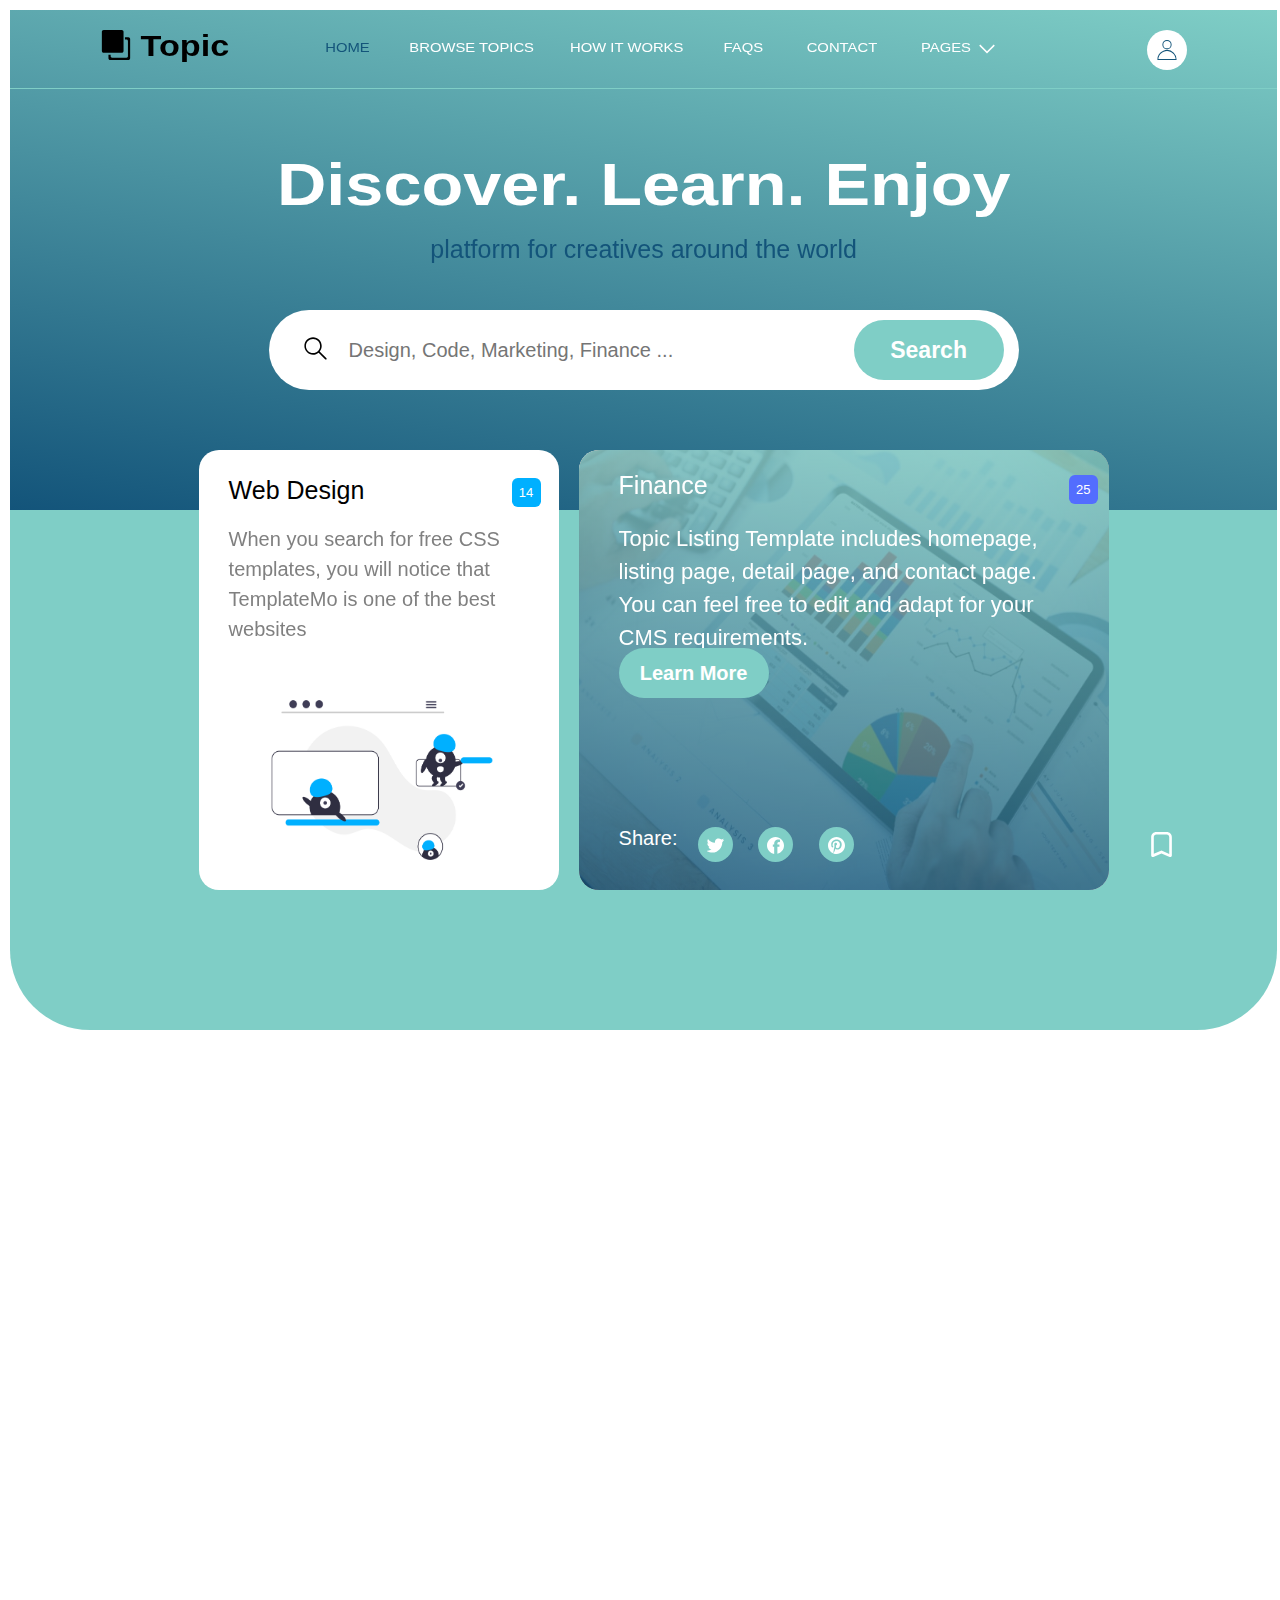
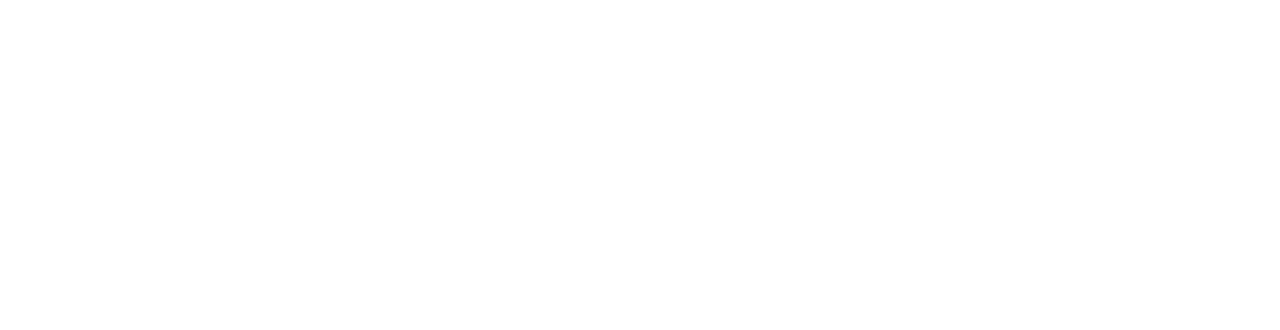
<file: index.html>
<!DOCTYPE html>
<html lang="en">
<head>
    <meta charset="UTF-8">
    <meta name="viewport" content="width=device-width, initial-scale=1.0">
    <link rel="shortcut icon" href="img/icon.ico" type="image/x-icon">
    <link rel="stylesheet" href="style.css"/>
    <link rel="stylesheet" href="responsive.css"/>
    <title>Topic</title>
    <script src="script.js" defer></script>
</head>
<body>
    <header class="main-top-container">
        <header class="main-top-head">
            <div class="main-top-head-inside">
                <div class="logo-left">
                    <div class="top-title-logo">
                        <svg version="1.1" id="logo-pic" xmlns="http://www.w3.org/2000/svg" xmlns:xlink="http://www.w3.org/1999/xlink" x="0px" y="0px" viewBox="0 0 26.901 26.901" style="enable-background:new 0 0 26.901 26.901;" xml:space="preserve"><g><path d="M24.514,6.516H21.47v2.07h1.399c0.713,0,1.292,0.578,1.292,1.291v13.66c0,0.715-0.579,1.295-1.292,1.295H9.948 c-0.713,0-1.29-0.58-1.29-1.295v-1.398H6.683v3.139c0,0.896,0.725,1.623,1.62,1.623h16.211c0.894,0,1.619-0.727,1.619-1.623V8.137 C26.133,7.244,25.409,6.516,24.514,6.516z" fill="#000000" style="fill: rgb(0, 0, 0);"></path><path d="M20.218,18.76V1.621C20.218,0.728,19.49,0,18.598,0H2.386C1.491,0,0.767,0.729,0.767,1.621V18.76 c0,0.898,0.724,1.623,1.619,1.623h16.212C19.492,20.383,20.218,19.658,20.218,18.76z" fill="#000000" style="fill: rgb(0, 0, 0);"></path></g></svg>
                    </div>
                    <div class="top-title">
                        <h1><strong>Topic</strong></h1>
                    </div>
                </div>
                <nav class="top-main-sections">
                    <p id="home-p">HOME</p>
                    <p id="browse-topics-p">BROWSE TOPICS</p>
                    <p id="how-it-works-p">HOW IT WORKS</p>
                    <p id="faqs-p">FAQS</p>
                    <p id="contact-p">CONTACT</p>
                    <div class="pages-arrow">
                        <p id="pages-p">PAGES</p>
                        <svg id="arrow" src="arrow.svg" enable-background="new 0 0 128 128" viewBox="0 0 128 128" xmlns="http://www.w3.org/2000/svg"><path d="m64 92.5 50-50-7.1-7.1-17.1 17.2-25.8 25.8-25.8-25.8-17.1-17.1-7.1 7.1z"/></svg>    
                        <div class="submenu">
                            <div class="submenu-arrow">
                            </div>
                            <ul>
                                <li><a href="https://templatemo.com/templates/templatemo_590_topic_listing/topics-listing.html">TOPICS LISTING</a></li>
                                <li><a href="https://templatemo.com/live/templatemo_590_topic_listing">CONTACT FORM</a></li>
                            </ul>
                        </div>
                    </div>
                    <hr>
                </nav>
                <div class="account-logo">
                    <svg id="acc-logo" viewBox="0 0 512 512" xmlns="http://www.w3.org/2000/svg" data-name="Layer 1"><path d="m429.2 326.8a244.942 244.942 0 0 0 -418.142 173.2v12h489.884v-12a243.336 243.336 0 0 0 -71.742-173.2zm-393.821 161.2c6.249-116.273 102.821-208.941 220.621-208.941s214.372 92.668 220.621 208.941zm220.621-250.82a118.59 118.59 0 1 0 -118.59-118.59 118.725 118.725 0 0 0 118.59 118.59zm0-213.18a94.59 94.59 0 1 1 -94.59 94.59 94.7 94.7 0 0 1 94.59-94.59z"/></svg>
                </div>
            </div>           
        </header>

    <!-- ОГЛАВЛЕНИЕ С ПОИСКОМ -->

        <section class="main-center-title">
            <div class="main-top-title">
                <h1>Discover. Learn. Enjoy</h1>
                <p>platform for creatives around the world</p>
            </div>
            <div class="main-block-input">
                <form class="form-search" action="">
                    <svg id="search-pic" viewBox="0 0 101 101" xmlns="http://www.w3.org/2000/svg"><path d="m63.3 59.9c3.8-4.6 6.2-10.5 6.2-17 0-14.6-11.9-26.5-26.5-26.5s-26.5 11.9-26.5 26.5 11.9 26.5 26.5 26.5c6.4 0 12.4-2.3 17-6.2l20.6 20.6c.5.5 1.1.7 1.7.7s1.2-.2 1.7-.7c.9-.9.9-2.5 0-3.4zm-20.4 4.7c-12 0-21.7-9.7-21.7-21.7s9.7-21.7 21.7-21.7 21.7 9.7 21.7 21.7-9.7 21.7-21.7 21.7z"/></svg>
                    <input type="search" placeholder="Design, Code, Marketing, Finance ...">
                    <button class="search-button" type="submit"><strong>Search</strong></button>
                </form>
            </div>
        </section>
    </header>

    <!-- БЛОКИ С ОПИСАНИЕМ -->

    <section class="first-main-description">
        <div class="description-web-design">
            <h2>Web Design</h2>
            <div class="number-14">14</div>
            <p>When you search for free CSS templates, you will notice that TemplateMo is one of the best websites</p>
            <img src="img/web-design.png" alt="">
        </div>
        <div class="description-finance">
            <img class="finance-main-img" src="img/finance.jpg" alt="">
            <div class="gradient-finance"></div>
            <div class="description-finance-text">
                <h2>Finance</h2>
                <div class="number-25">25</div>
                <p>Topic Listing Template includes homepage, listing page, detail page, and contact page. You can feel free to edit and adapt for your CMS requirements.</p>
            </div>
            <div class="button-learn">
                <button type="submit"><strong>Learn More</strong></button>
            </div>
            <div class="buttons-share-social-media">
                <p>Share:</p>
                <form action="social-media.html" target="_blank">
                    <button type="submit" aria-label="twitter"><svg class="logo-pic" xmlns="http://www.w3.org/2000/svg" xmlns:xlink="http://www.w3.org/1999/xlink" x="0px" y="0px" viewBox="0 0 410.155 410.155" style="enable-background:new 0 0 410.155 410.155;" xml:space="preserve"><path style="fill: rgb(255, 255, 255);" d="M403.632,74.18c-9.113,4.041-18.573,7.229-28.28,9.537c10.696-10.164,18.738-22.877,23.275-37.067 l0,0c1.295-4.051-3.105-7.554-6.763-5.385l0,0c-13.504,8.01-28.05,14.019-43.235,17.862c-0.881,0.223-1.79,0.336-2.702,0.336 c-2.766,0-5.455-1.027-7.57-2.891c-16.156-14.239-36.935-22.081-58.508-22.081c-9.335,0-18.76,1.455-28.014,4.325 c-28.672,8.893-50.795,32.544-57.736,61.724c-2.604,10.945-3.309,21.9-2.097,32.56c0.139,1.225-0.44,2.08-0.797,2.481 c-0.627,0.703-1.516,1.106-2.439,1.106c-0.103,0-0.209-0.005-0.314-0.015c-62.762-5.831-119.358-36.068-159.363-85.14l0,0 c-2.04-2.503-5.952-2.196-7.578,0.593l0,0C13.677,65.565,9.537,80.937,9.537,96.579c0,23.972,9.631,46.563,26.36,63.032 c-7.035-1.668-13.844-4.295-20.169-7.808l0,0c-3.06-1.7-6.825,0.485-6.868,3.985l0,0c-0.438,35.612,20.412,67.3,51.646,81.569 c-0.629,0.015-1.258,0.022-1.888,0.022c-4.951,0-9.964-0.478-14.898-1.421l0,0c-3.446-0.658-6.341,2.611-5.271,5.952l0,0 c10.138,31.651,37.39,54.981,70.002,60.278c-27.066,18.169-58.585,27.753-91.39,27.753l-10.227-0.006 c-3.151,0-5.816,2.054-6.619,5.106c-0.791,3.006,0.666,6.177,3.353,7.74c36.966,21.513,79.131,32.883,121.955,32.883 c37.485,0,72.549-7.439,104.219-22.109c29.033-13.449,54.689-32.674,76.255-57.141c20.09-22.792,35.8-49.103,46.692-78.201 c10.383-27.737,15.871-57.333,15.871-85.589v-1.346c-0.001-4.537,2.051-8.806,5.631-11.712c13.585-11.03,25.415-24.014,35.16-38.591 l0,0C411.924,77.126,407.866,72.302,403.632,74.18L403.632,74.18z" fill="#76A9EA"></path></svg></button>
                    <button type="submit" aria-label="facebook"><svg class="logo-pic" xmlns="http://www.w3.org/2000/svg" xmlns:xlink="http://www.w3.org/1999/xlink" x="0px" y="0px" viewBox="0 0 42.054 42.054" style="enable-background:new 0 0 42.054 42.054;" xml:space="preserve"><g><path d="M42.054,21.168c0,10.001-6.987,18.354-16.344,20.485V24.185h5.053v-5.833h-5.104V17.05c0-2.5,1.094-4.532,3.697-4.532 c1.043,0,1.877,0.157,2.555,0.365l0.311-6.094c-1.094-0.312-2.445-0.522-4.217-0.522c-2.291,0-5.053,0.68-7.031,2.554 c-2.293,2.084-3.23,5.469-3.23,8.541v0.989H14.41v5.833h3.333v17.729C7.694,40.334,0,31.661,0,21.168 C0,9.555,9.415,0.14,21.028,0.14C32.641,0.139,42.054,9.554,42.054,21.168z" fill="#000000" style="fill: rgb(255, 255, 255);"></path></g></svg></button>             
                    <button type="submit" aria-label="pinterest"><svg class="logo-pic" xmlns="http://www.w3.org/2000/svg" xmlns:xlink="http://www.w3.org/1999/xlink" x="0px" y="0px" viewBox="0 0 25.626 25.626" style="enable-background:new 0 0 25.626 25.626;" xml:space="preserve"><g><path style="fill: rgb(255, 255, 255);" d="M12.812,0C5.736,0,0,5.736,0,12.812c0,5.421,3.372,10.045,8.128,11.917 c-0.021-0.438-0.018-2.705,1.56-9.474c0.211-2.258-0.082-3.059-0.082-3.997c0-2.129,1.106-2.578,1.752-2.578 c0.921,0,2.193,0.352,2.193,1.836c0,1.7-1.386,2.147-1.386,2.147s-0.1,0.435-0.215,1.643c-0.115,1.21,0.369,2.52,2.343,2.52 c3.165,0,3.653-4.393,3.653-5.602c0-1.67-1.224-5.06-5.024-5.06c-5.068,0-5.94,4.54-5.94,5.751c0,0.518,0.143,1.432,0.241,1.823 c0.957,0.155,0.858,1.465,0.449,1.837c-0.455,0.409-2.793,0.896-2.793-4.236c0-4.887,4.356-7.405,8.179-7.405 c3.639,0,7.603,2.511,7.603,7.348c0,4.318-3.104,7.718-6.364,7.718c-1.958,0-2.996-1.613-2.996-1.613 c0,1.51-2.773,6.699-3.128,7.358c1.44,0.561,3.001,0.88,4.64,0.88c7.076,0,12.813-5.736,12.813-12.813S19.888,0,12.812,0z" fill="#030104"></path></g></svg></button>
                </form>
                <svg id="description-finance-flag" enable-background="new 0 0 100 100" viewBox="0 0 100 100" xmlns="http://www.w3.org/2000/svg"><g><path d="m85.1 100c-.5 0-1.6 0-2.1-.5h-.5l-32.5-13.6-32.4 13.6c-2.1 1-4.7.5-6.3-.5s-2.6-3.1-2.6-5.2v-73.3c0-11.5 8.9-20.4 20.4-20.4h41.9c11.5 0 20.4 8.9 20.4 20.4v73.3c0 2.1-1 4.2-2.6 5.2-1.1.5-2.7 1-3.7 1zm-56-90c-5.2 0-9.9 4.7-9.9 9.9v67.5l30.8-13 30.9 13.1v-67.6c0-5.2-4.7-9.9-9.9-9.9z"></path></g></svg>
            </div>
        </div>
    </section>

    <section class="third-section-test">

    </section>
</body>
</html>
</file>
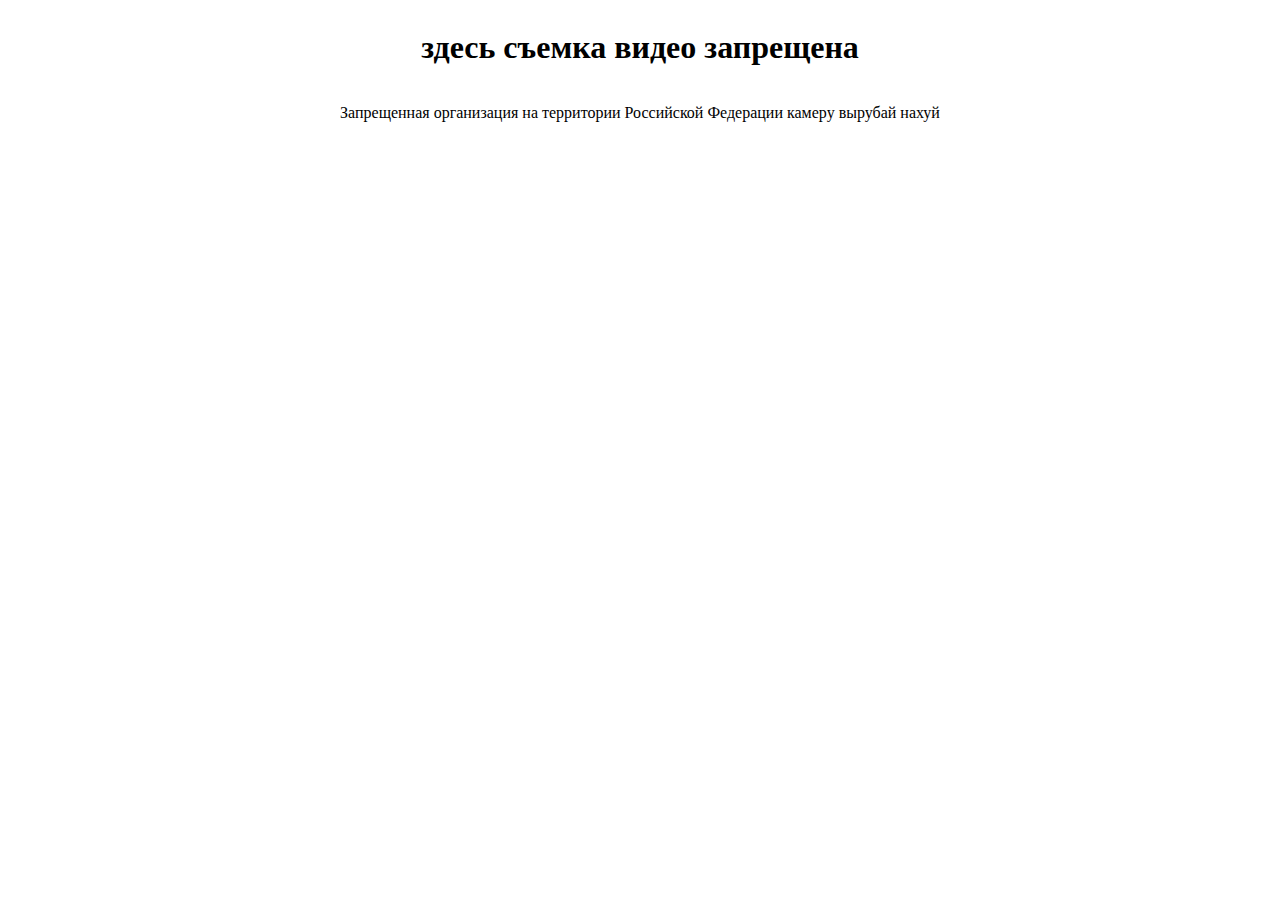
<file: social-media.html>
<!DOCTYPE html>
<html lang="en">
<head>
    <meta charset="UTF-8">
    <meta name="viewport" content="width=device-width, initial-scale=1.0">
    <title>Document</title>
</head>
<body style="
display: flex;
flex-direction: column;
align-items: center;
">
    <h1>здесь съемка видео запрещена</h1>
    <p>Запрещенная организация на территории Российской Федерации камеру вырубай нахуй</p>
</body>
</html>
</file>
<file: style.css>
html, body {
    font-family: 'Open Sans', sans-serif;
    margin: 0;
    height: 100%;
}

hr {
    position: absolute;
    right: 0px;
    top: 70px;
    width: 100%;
    height: 1px;
    border: none;
    background-color: var(--light-blue-color);
    z-index: 1;
}

:root {
    --dark-blue-color: #13547a;
    --light-blue-color: #7fcec6;
    --text-transform: scale(1.14,1);
    --smooth-transition-background: background-color 200ms;
    --smooth-transform: transform 100ms;
    --gradient: linear-gradient(10deg, #13547a, #7fcec6);
}

/* ШАПКА САЙТА С НАВИГАЦИЕЙ */

.main-top-container {
    display: flex;
    justify-content:center;
    margin: 10px 10px 0px 10px;
    width: 99%;
    height: 500px;
    background: var(--gradient);
}

.main-top-head-inside {
    position:fixed;
    left: 10px;
    display: flex;
    justify-content:center;
    width: 99%;
    height: 80px;
    transition: var(--smooth-transition-background);
}

.main-top-head-inside.fixed {
    background-color: var(--light-blue-color);
    position: fixed;
    z-index: 1000;
}

.logo-left {
    display: flex;
}

.logo-left:hover {
    cursor: pointer;
}

#logo-pic {
    width: 30px;
    height: 30px;
    padding: 20px 15px 0 0;
}

.top-title h1{
    margin-top: 19px;
    font-size: 30px;
    transform: var(--text-transform);
}

.top-main-sections {
    display: flex;
    padding: 15px 300px 0px 80px;
    color: white;
    cursor: default;
}

.top-main-sections p:hover {
    cursor: pointer;
    color: var(--dark-blue-color);
    transition: color 200ms;
}

.top-main-sections p {
    display: inline;
    margin: 0;
    padding: 15px 25px 0 25px;
    transition: color 200ms;
    font-weight: 350;
    font-size: 13px;
    transform: var(--text-transform);
}

#pages-p {
    padding-right: 10px;
}

.pages-arrow {
    display: flex;
}

#arrow {
    padding: 0px 0px 17px 0px;
    width: 20px;
    fill: white;
    transition: fill 200ms;
}

#home-p {
    color: var(--dark-blue-color);
}

.pages-arrow:hover #arrow {
    cursor: pointer;
    fill: var(--dark-blue-color);
}

.pages-arrow:hover p {
    cursor: pointer;
    color: var(--dark-blue-color);
}

.pages-arrow:hover .submenu {
    opacity: 1;
    transform: translate(0px, -25px);
    visibility: visible;
    transition: transform 300ms ease, opacity 300ms ease;
}

.submenu {
    position: fixed;
    top: 110px;
    border-radius: 10px;
    background-color: white;
    width: 160px;
    height: 90px;
    z-index: 2;
    transition: transform 300ms ease, opacity 300ms ease, visibility 0s 0.3s;
    opacity: 0;
    visibility: hidden;
}

.submenu ul {
    padding: 15px 15px 15px 25px;
    color: grey;
    list-style-type: none;
    line-height: 33px;
    font-size: 13px;
    font-weight: 300;
    margin-top: 0px;
    transform: var(--text-transform);
}

.submenu a:hover {
    color: var(--dark-blue-color);
}

.submenu ul a {
    color: grey;
    text-decoration: none;
}

.submenu-arrow {
    background-color: white;
    width: 25px;
    height: 25px;
    transform: rotate(45deg);
    position: absolute;
    bottom: 73px;
    left: 15px;
}

.account-logo {
    margin-top: 20px;
    border-radius: 50%;
    height: 40px;
    width: 40px;
    min-height: 40px;
    min-width: 40px;
    background-color:white;
    transition: var(--smooth-transition-background);
}

#acc-logo {
    fill: var(--dark-blue-color);
    width: 20px;
    height: 20px;
    padding: 10px;
    transition: fill 300ms;
}

.account-logo:hover {
    background-color: var(--dark-blue-color);
    transition: var(--smooth-transition-background);
    cursor: pointer;
}

.account-logo:hover #acc-logo {
    fill: white;
    transition: fill 300ms;
}

/* ОГЛАВЛЕНИЕ С ПОИСКОМ */

.main-top-title {
    display: flex;
    flex-direction: column;
    align-items: center;
}

.main-center-title {
    display: flex;
    flex-direction: column;
    align-items: center;
}

.main-top-title h1 {
    flex-wrap: wrap;
    position: absolute;
    top: 150px;
    margin: 0;
    color: white;
    font-size: 60px; 
    transform: var(--text-transform);
}

.main-top-title p {
    position: absolute;
    top: 210px;
    color: var(--dark-blue-color);
    font-size: 25px;
    font-weight: 400;
}

.main-block-input {
    position: absolute;
    top: 310px;
}

.form-search input {
    color: grey;
    width: 900px;
    height: 80px;
    border-radius: 50px;
    font-size: 20px;
    padding: 0 200px 0 80px;
    border: none;
}

.form-search input:focus {
    outline: none;
}

#search-pic {
    width: 33px;
    height: auto;
    position: absolute;
    top: 22px;
    left: 30px;
}

.search-button {
    width: 150px;
    height: 60px;
    border-radius: 50px;
    position: absolute;
    top: 10px;
    right: 15px;
    border: none;
    font-size: 23px;
    color: white;
    background-color: var(--light-blue-color);
    transition: var(--smooth-transition-background);
}

.search-button:hover {
    background-color: var(--dark-blue-color);
    transition: var(--smooth-transition-background);
    cursor: pointer;
}

/* БЛОКИ С ОПИСАНИЕМ */

.first-main-description {
    background: var(--light-blue-color);
    width: 99%;
    height: 500px;
    margin: 0px 10px 0 10px;
    padding-top: 20px;
    border-bottom-left-radius: 80px;
    border-bottom-right-radius: 80px;
    display: flex;
    justify-content: center;
    flex-wrap: wrap;
    
}

.description-web-design {
    padding: 5px 100px 0 30px;
    position: relative;
    bottom: 100px;
    width: 280px;
    height: 435px;
    background-color: white;
    border-radius: 20px;
    transition: var(--smooth-transform);
}

.description-web-design:hover {
    cursor: pointer;
    transform: translate(0px, -7px);
    transition: var(--smooth-transform);
}

.description-web-design h2 {
    font-size: 25px;
    font-weight: 400;
}

.number-14 {
    border-radius: 20%;
    font-size: 13px;
    color: white;
    width: 15px;
    height: 15px;
    padding: 7px;
    background-color: #00b0ff;
    position: absolute;
    left: 87%;
    bottom: 87%;
}

.description-web-design p {
    position: absolute;
    top: 10%;
    color: grey;
    font-size: 20px;
    font-weight: 300;
    line-height: 30px;
    padding: 10px 10px 10px 0px;
}

.description-web-design img {
    position: absolute;
    bottom: 0px;
    width: 85%;
    height: 50%;
}

.description-finance {
    padding: 40px 40px 40px 40px;
    position: relative;
    left: 20px;
    bottom: 100px;
    width: 550px;
    height: 360px;
    background-color: white;
    border-radius: 20px;
    transition: var(--smooth-transform);
}

.description-finance:hover {
    transform: translate(0px, -7px);
    transition: var(--smooth-transform);
}

.finance-main-img {
    position: absolute;
    bottom: 0;
    left: 0;
    width: 100%;
    height: 100%;
    border-radius: 20px;
}

.gradient-finance {
    position: absolute;
    bottom: 0px;
    right: 0px;
    background: var(--gradient);
    filter: opacity(80%);
    width: 100%;
    height: 100%;
    border-radius: 20px;
}

.description-finance-text {
    color: white;
    position: absolute;
    top: 0;
    width: 85%;
}

.description-finance-text h2 {
    font-size: 25px;
    font-weight: 400;
}

.number-25 {
    border-radius: 20%;
    font-size: 13px;
    color: white;
    width: 15px;
    height: 15px;
    padding: 7px 7px 7px 7px;
    background-color: #536dfe;
    position: absolute;
    left: 100%;
    bottom: 23%;
}

.description-finance-text p {
    font-size: 22px;
    position: absolute;
    top: 50px;
    font-weight: 280;
    line-height: 33px;
    padding: 0;
}

.button-learn {
    position: absolute;
    top: 45%;
}

.button-learn button {
    width: 150px;
    height: 50px;
    border-radius: 50px;
    border: none;
    font-size: 20px;
    color: white;
    background-color: var(--light-blue-color);
    transition: var(--smooth-transition-background);
}

.button-learn button:hover {
    cursor: pointer;
    background-color: var(--dark-blue-color);
}

.buttons-share-social-media {
    display: flex;
    position: absolute;
    bottom: 20px;
    color: white;
    font-size: 20px;
    font-weight: 300;
}

.buttons-share-social-media button {
    position: relative;
    margin: 20px 0 0 20px;
    width: 35px;
    height: 35px;
    border-radius: 50%;
    border: none;
    background-color: var(--light-blue-color);
    transition: var(--smooth-transition-background);
}

.buttons-share-social-media button:hover {
    cursor: pointer;
    background-color: var(--dark-blue-color);
}

.logo-pic {
    margin-top: 5px;
    width: 17px;
    height: 17px;
}

#description-finance-flag {
    position: relative;
    left: 295px;
    top: 25px;
    border-radius: 0%;
    width: 25px;
    height: 25px;
    fill: white;
    transition: fill 200ms;
}

#description-finance-flag:hover {
    cursor: pointer;
    fill: var(--light-blue-color);
    transition: fill 200ms;
}

.third-section-test {
    height: 100%;
}
</file>
<file: responsive.css>
@media (max-width:1400px) {
    
    .top-main-sections {
        padding: 15px 150px 0px 80px;
    }

    .form-search input {
        width: 750px;  
    }

    .description-web-design {
        margin-top: 20px;
        width: 230px;
    }
    
    .description-finance {
        position: relative;
        width: 450px;
        margin-top: 20px;
    }

    .content-2 button {
       margin-top: 20px;
    }

    #content-3-flag {
        left: 200px;
    }
}
</file>
